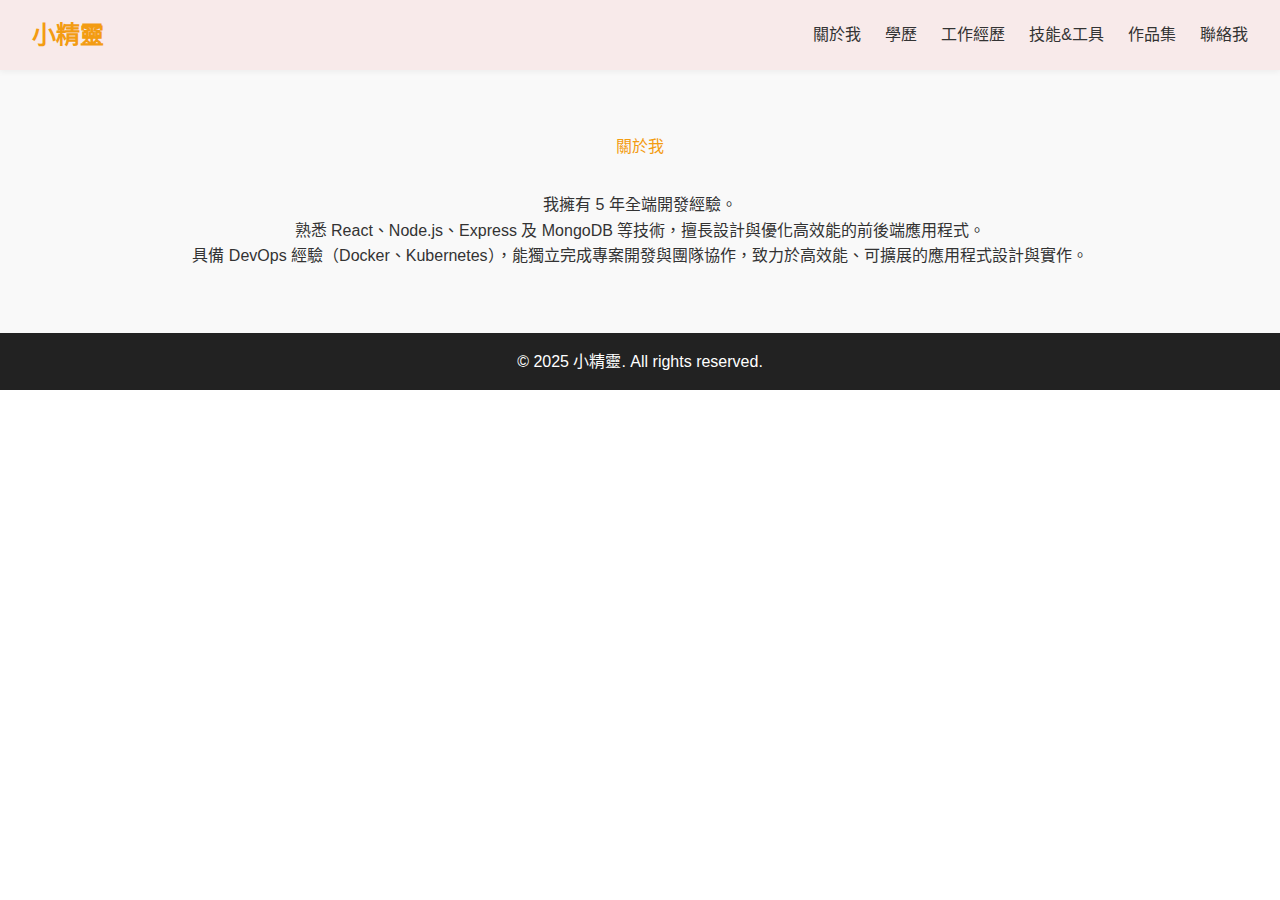
<file: about.html>
<!DOCTYPE html>
<html lang="zh-TW">
<head>
  <meta charset="UTF-8" />
  <meta name="viewport" content="width=device-width, initial-scale=1.0" />
  <title>關於我 - 小精靈</title>
  <link rel="stylesheet" href="css/all.css" />
</head>
<body>
  <nav class="navbar">
    <div class="container">
      <h1 class="logo"><a href="index.html" style="text-decoration: none; color: inherit;">小精靈</a></h1>
      <ul class="nav-links" id="nav-links">
        <li><a href="about.html">關於我</a></li>
        <li><a href="education.html">學歷</a></li>
        <li><a href="experience.html">工作經歷</a></li>
        <li><a href="skills.html">技能&工具</a></li>
        <li><a href="porfolio.html">作品集</a></li>
        <li><a href="contact.html">聯絡我</a></li>
      </ul>
      <div class="hamburger" id="hamburger">&#9776;</div>
    </div>
  </nav>

  <section class="about">
    <h2>關於我</h2>
    <p>
      我擁有 5 年全端開發經驗。<br>
      熟悉 React、Node.js、Express 及 MongoDB 等技術，擅長設計與優化高效能的前後端應用程式。<br>
      具備 DevOps 經驗（Docker、Kubernetes），能獨立完成專案開發與團隊協作，致力於高效能、可擴展的應用程式設計與實作。
    </p>
  </section>

  <footer>
    <p>© 2025 小精靈. All rights reserved.</p>
  </footer>
  <script src="js/all.js"></script>
</body>
</html>
</file>
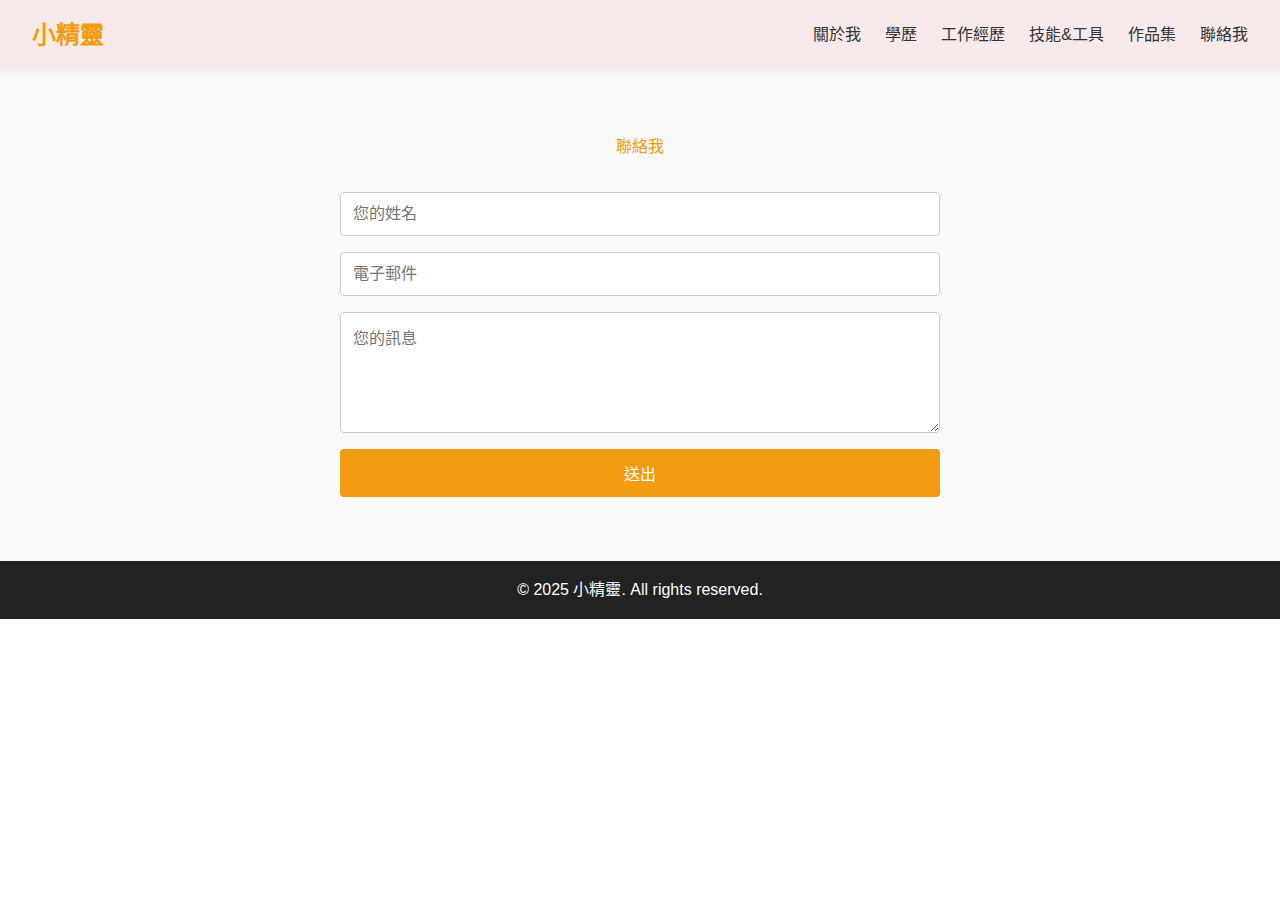
<file: contact.html>
<!DOCTYPE html>
<html lang="zh-TW">
<head>
  <meta charset="UTF-8" />
  <meta name="viewport" content="width=device-width, initial-scale=1.0" />
  <title>聯絡我 - 小精靈</title>
  <link rel="stylesheet" href="css/all.css" />
</head>
<body>
  <nav class="navbar">
    <div class="container">
      <h1 class="logo"><a href="index.html" style="text-decoration: none; color: inherit;">小精靈</a></h1>
      <ul class="nav-links" id="nav-links">
        <li><a href="about.html">關於我</a></li>
        <li><a href="education.html">學歷</a></li>
        <li><a href="experience.html">工作經歷</a></li>
        <li><a href="skills.html">技能&工具</a></li>
        <li><a href="porfolio.html">作品集</a></li>
        <li><a href="contact.html">聯絡我</a></li>
      </ul>
      <div class="hamburger" id="hamburger">&#9776;</div>
    </div>
  </nav>

  <section class="contact" id="contact">
    <h2>聯絡我</h2>
    <form>
      <input type="text" placeholder="您的姓名" required>
      <input type="email" placeholder="電子郵件" required>
      <textarea placeholder="您的訊息" rows="5" required></textarea>
      <button type="submit">送出</button>
    </form>
  </section>

  <footer>
    <p>© 2025 小精靈. All rights reserved.</p>
  </footer>
  <script src="js/all.js"></script>
</body>
</html>
</file>
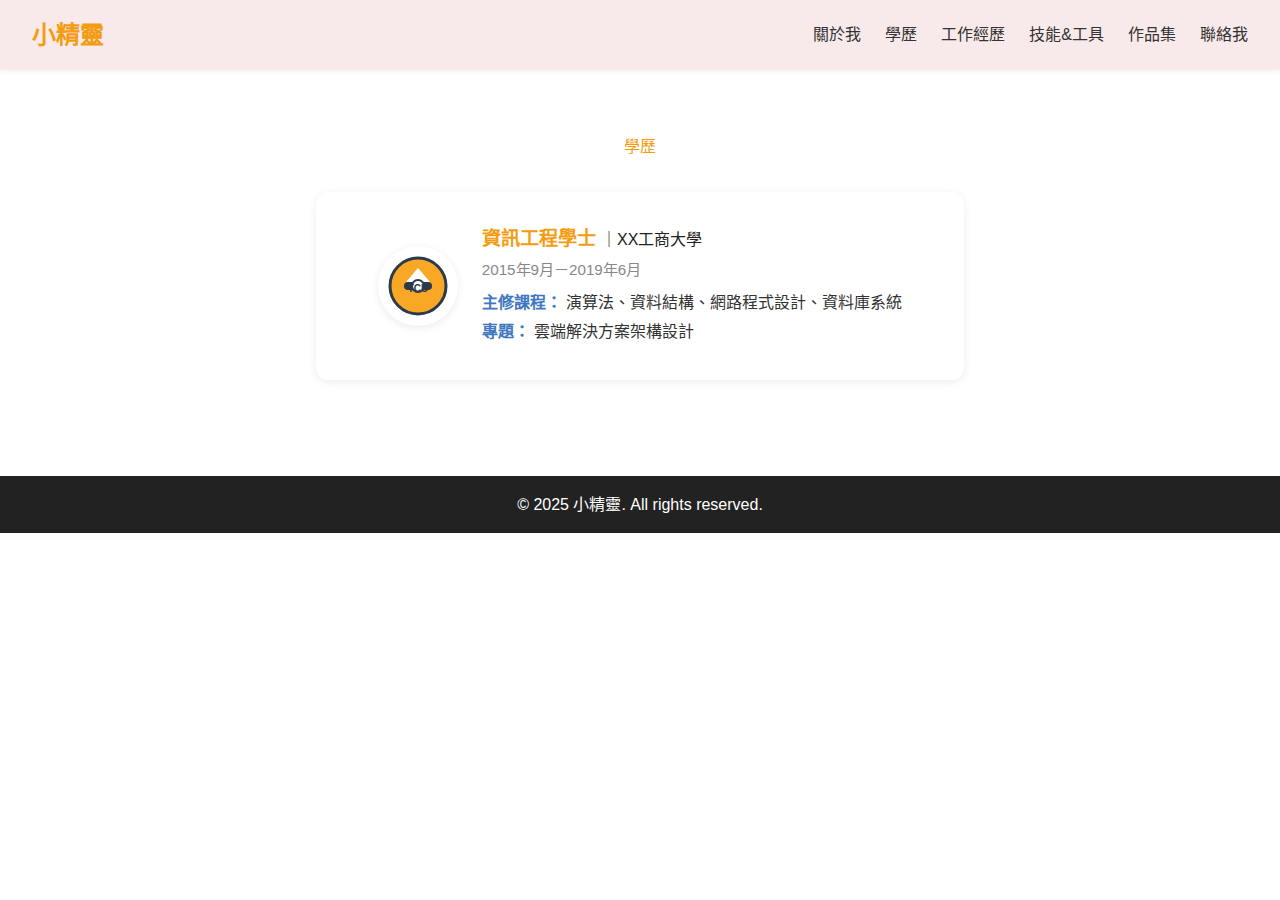
<file: education.html>
<!DOCTYPE html>
<html lang="zh-TW">
<head>
  <meta charset="UTF-8" />
  <meta name="viewport" content="width=device-width, initial-scale=1.0" />
  <title>學歷 - 小精靈</title>
  <link rel="stylesheet" href="css/all.css" />
</head>
<body>
  <nav class="navbar">
    <div class="container">
      <h1 class="logo"><a href="index.html" style="text-decoration: none; color: inherit;">小精靈</a></h1>
      <ul class="nav-links" id="nav-links">
        <li><a href="about.html">關於我</a></li>
        <li><a href="education.html">學歷</a></li>
        <li><a href="experience.html">工作經歷</a></li>
        <li><a href="skills.html">技能&工具</a></li>
        <li><a href="porfolio.html">作品集</a></li>
        <li><a href="contact.html">聯絡我</a></li>
      </ul>
      <div class="hamburger" id="hamburger">&#9776;</div>
    </div>
  </nav>

  <section class="education" id="education">
    <h2>學歷</h2>
    <div class="edu-card">
      <!-- 自訂SVG校徽設計 -->
      <svg class="edu-img" width="64" height="64" viewBox="0 0 64 64" style="background:#fff;border-radius:50%;box-shadow:0 2px 8px rgba(0,0,0,0.08);padding:8px;" xmlns="http://www.w3.org/2000/svg">
        <circle cx="32" cy="32" r="28" fill="#f9a825" stroke="#2d3a4b" stroke-width="3"/>
        <rect x="18" y="28" width="28" height="8" rx="4" fill="#2d3a4b"/>
        <polygon points="32,14 44,28 20,28" fill="#fff"/>
        <circle cx="32" cy="32" r="6" fill="#fff" stroke="#2d3a4b" stroke-width="2"/>
        <text x="32" y="38" text-anchor="middle" font-size="10" fill="#2d3a4b" font-family="Arial" font-weight="bold">TCU</text>
      </svg>
      <div class="edu-info">
        <div class="edu-degree">資訊工程學士 <span class="edu-school">｜XX工商大學</span></div>
        <div class="edu-date">2015年9月－2019年6月</div>
        <div class="edu-detail">
          <span class="edu-label">主修課程：</span>
          演算法、資料結構、網路程式設計、資料庫系統
        </div>
        <div class="edu-detail">
          <span class="edu-label">專題：</span>
          雲端解決方案架構設計
        </div>
      </div>
    </div>
  </section>

  <footer>
    <p>© 2025 小精靈. All rights reserved.</p>
  </footer>
  <script src="js/all.js"></script>
</body>
</html>
</file>
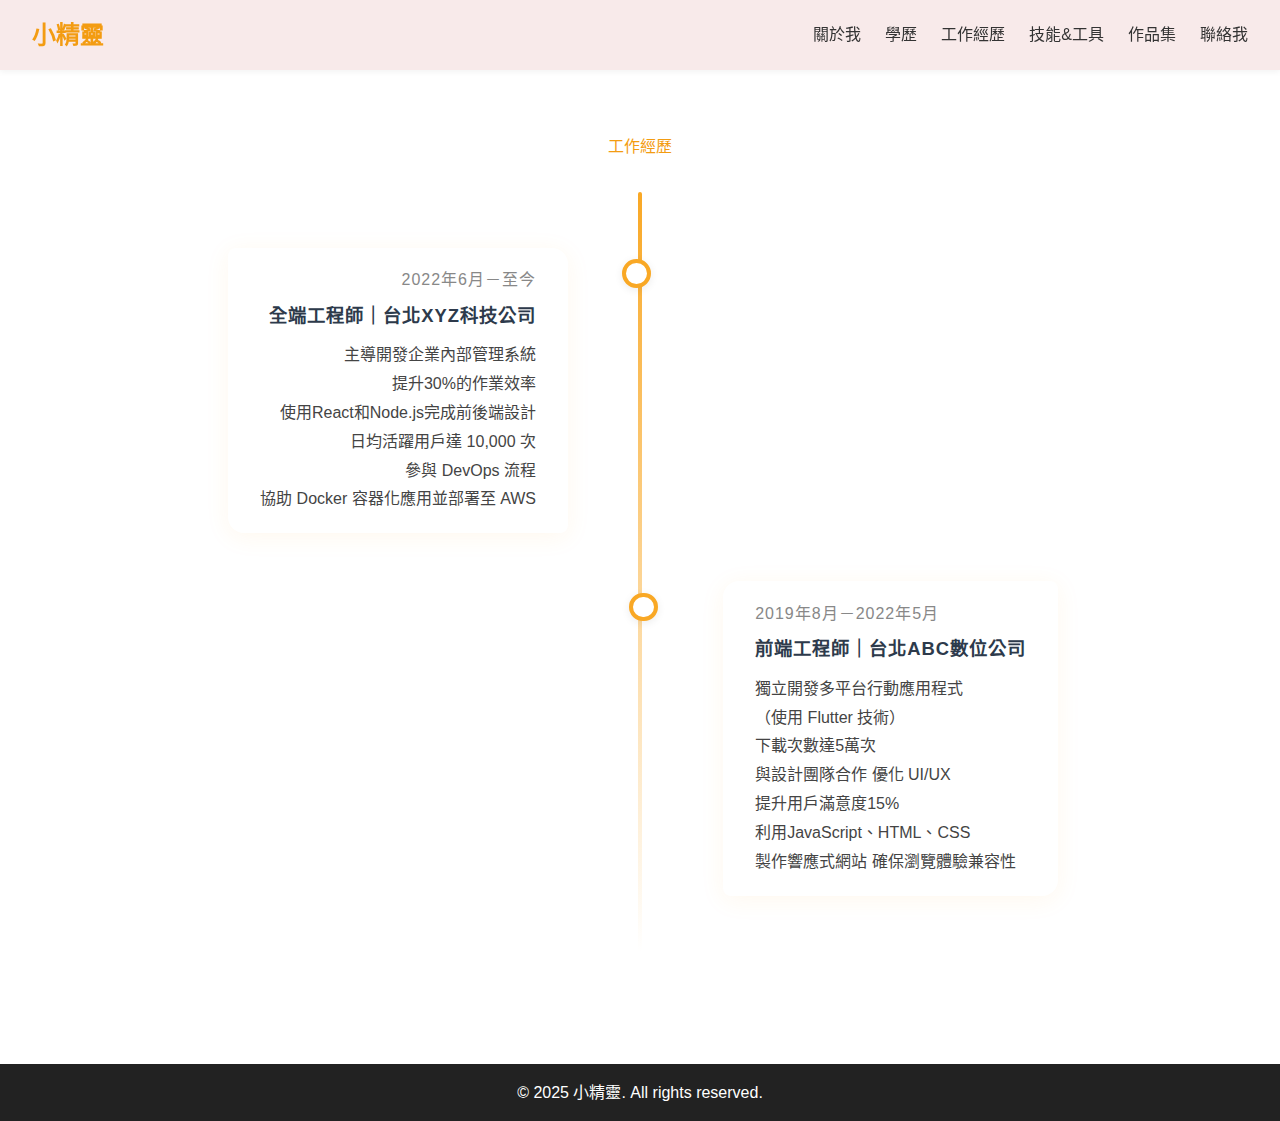
<file: experience.html>
<!DOCTYPE html>
<html lang="zh-TW">
<head>
  <meta charset="UTF-8" />
  <meta name="viewport" content="width=device-width, initial-scale=1.0" />
  <title>工作經歷 - 小精靈</title>
  <link rel="stylesheet" href="css/all.css" />
</head>
<body>
  <nav class="navbar">
    <div class="container">
      <h1 class="logo"><a href="index.html" style="text-decoration: none; color: inherit;">小精靈</a></h1>
      <ul class="nav-links" id="nav-links">
        <li><a href="about.html">關於我</a></li>
        <li><a href="education.html">學歷</a></li>
        <li><a href="experience.html">工作經歷</a></li>
        <li><a href="skills.html">技能&工具</a></li>
        <li><a href="porfolio.html">作品集</a></li>
        <li><a href="contact.html">聯絡我</a></li>
      </ul>
      <div class="hamburger" id="hamburger">&#9776;</div>
    </div>
  </nav>

  <section class="experience" id="experience">
    <h2>工作經歷</h2>
    <div class="timeline">
      <div class="timeline-item">
        <div class="timeline-dot"></div>
        <div class="timeline-content">
          <div class="timeline-date">2022年6月－至今</div>
          <strong>全端工程師｜台北XYZ科技公司</strong>
          <div class="timeline-desc">
            主導開發企業內部管理系統<br>
            提升30%的作業效率<br>
            使用React和Node.js完成前後端設計<br>
            日均活躍用戶達 10,000 次<br>
            參與 DevOps 流程<br>
            協助 Docker 容器化應用並部署至 AWS
          </div>
        </div>
      </div>
      <div class="timeline-item">
        <div class="timeline-dot"></div>
        <div class="timeline-content">
          <div class="timeline-date">2019年8月－2022年5月</div>
          <strong>前端工程師｜台北ABC數位公司</strong>
          <div class="timeline-desc">
            獨立開發多平台行動應用程式<br>
            （使用 Flutter 技術）<br>
            下載次數達5萬次<br>
            與設計團隊合作  優化 UI/UX<br>
            提升用戶滿意度15%<br>
            利用JavaScript、HTML、CSS<br>
            製作響應式網站 確保瀏覽體驗兼容性
          </div>
        </div>
      </div>
    </div>
  </section>

  <footer>
    <p>© 2025 小精靈. All rights reserved.</p>
  </footer>
  <script src="js/all.js"></script>
</body>
</html>
</file>
<file: css/all.css>
@charset "UTF-8";
/*原本校長範例，可以刪掉*/
/*
$primary: #0027D5;

$black: #000;

$text-color: $black;
*/
/* http://meyerweb.com/eric/tools/css/reset/ 
   v2.0 | 20110126
   License: none (public domain)
*/
html,
body,
div,
span,
applet,
object,
iframe,
h1,
h2,
h3,
h4,
h5,
h6,
p,
blockquote,
pre,
a,
abbr,
acronym,
address,
big,
cite,
code,
del,
dfn,
em,
img,
ins,
kbd,
q,
s,
samp,
small,
strike,
strong,
sub,
sup,
tt,
var,
b,
u,
i,
center,
dl,
dt,
dd,
ol,
ul,
li,
fieldset,
form,
label,
legend,
table,
caption,
tbody,
tfoot,
thead,
tr,
th,
td,
article,
aside,
canvas,
details,
embed,
figure,
figcaption,
footer,
header,
hgroup,
menu,
nav,
output,
ruby,
section,
summary,
time,
mark,
audio,
video {
  margin: 0;
  padding: 0;
  border: 0;
  font-size: 100%;
  font: inherit;
  vertical-align: baseline;
}

/* HTML5 display-role reset for older browsers */
article,
aside,
details,
figcaption,
figure,
footer,
header,
hgroup,
menu,
nav,
section {
  display: block;
}

body {
  line-height: 1;
}

ol,
ul {
  list-style: none;
}

blockquote,
q {
  quotes: none;
}

blockquote:before,
blockquote:after,
q:before,
q:after {
  content: "";
  content: none;
}

table {
  border-collapse: collapse;
  border-spacing: 0;
}

/*原本校長範例，可以刪掉*/
/*
body{
    color: $text-color;
}

.header{

}
.footer{

}

.container{
    max-width: 1296px ;
    margin: 0 auto;
    padding: 0 15px;
}
*/
body {
  margin: 0;
  font-family: "Helvetica Neue", sans-serif;
  line-height: 1.6;
  color: #333;
  opacity: 0; /* 初始狀態透明，為淡入做準備 */
  transition: opacity 0.3s ease-in-out; /* 設定透明度變化的過渡效果，持續0.3秒 */
}

body.loaded { /* 當此 class 加入到 body 時，觸發淡入 */
  opacity: 1;
}

.navbar {
  background: #f8eaea;
  padding: 1rem 2rem;
  box-shadow: 0 2px 6px rgba(0, 0, 0, 0.05);
  position: sticky;
  top: 0;
  z-index: 1000;
}
.navbar .container {
  display: flex;
  justify-content: space-between;
  align-items: center;
}
.navbar .logo {
  font-size: 1.5rem;
  color: #f39c12;
  font-weight: bold;
}
.navbar .logo a {
  text-decoration: none;
  color: inherit;
}
.navbar .nav-links {
  list-style: none;
  display: flex;
  gap: 1.5rem;
  margin: 0;
  padding: 0;
}
.navbar .nav-links li a {
  text-decoration: none;
  color: #333;
  font-weight: 500;
}
.navbar .nav-links li a:hover {
  color: #f39c12;
}
.navbar .hamburger {
  display: none;
  font-size: 1.5rem;
  cursor: pointer;
}

.navbar.scrolled {
  background-color: rgba(255, 255, 255, 0.95);
  box-shadow: 0 2px 10px rgba(0, 0, 0, 0.08);
  transition: background-color 0.3s ease, box-shadow 0.3s ease;
}

.hero {
  position: relative;
  background: url("https://images.unsplash.com/photo-1503264116251-35a269479413?auto=format&fit=crop&w=1400&q=80") no-repeat center center/cover;
  height: 100vh;
  color: white;
  text-align: center;
}
.hero .overlay {
  position: absolute;
  top: 0;
  left: 0;
  width: 100%;
  height: 100%;
  background-color: rgba(0, 0, 0, 0.5);
}
.hero .content {
  position: relative;
  top: 50%;
  transform: translateY(-50%);
  z-index: 1;
  display: flex;
  flex-direction: column;
  align-items: center;
}
.hero .content h1 {
  font-size: 3rem;
  margin-bottom: 0.5rem;
  animation: fadeInDown 1s ease-out;
}
.hero .content p {
  font-size: 1.5rem;
  animation: fadeInUp 1s ease-out;
}

section {
  padding: 4rem 2rem;
  text-align: center;
  scroll-margin-top: 80px;
}
section h2 {
  color: #f39c12;
  margin-bottom: 2rem;
}

footer {
  text-align: center;
  padding: 1rem;
  background: #222222;
  color: #ffffff;
}

@media (max-width: 768px) {
  .navbar .nav-links {
    display: none;
    flex-direction: column;
    position: absolute;
    top: 3.5rem;
    left: 0;
    width: 100%;
    background: #ffffff;
    box-shadow: 0 3px 6px rgba(0, 0, 0, 0.1);
    z-index: 99;
    padding: 0.5rem 0;
    gap: 0;
  }
  .navbar .nav-links li {
    margin: 0;
    width: 100%;
  }
  .navbar .nav-links li a {
    display: block;
    padding: 0.8rem 1.5rem;
    text-align: center;
    color: #333;
    font-weight: 500;
    border-bottom: 1px solid #eee;
  }
  .navbar .nav-links li a:hover {
    background-color: #f8f8f8;
    color: #f39c12;
  }
  .navbar .nav-links li:last-child a {
    border-bottom: none;
  }
  .navbar .nav-links.active {
    display: flex;
  }
  .navbar .hamburger {
    display: block;
    position: absolute;
    top: 1rem;
    right: 1.5rem;
    z-index: 100;
    color: #333;
  }
}
@keyframes fadeInDown {
  from {
    opacity: 0;
    transform: translateY(-30px);
  }
  to {
    opacity: 1;
    transform: translateY(0);
  }
}
@keyframes fadeInUp {
  from {
    opacity: 0;
    transform: translateY(30px);
  }
  to {
    opacity: 1;
    transform: translateY(0);
  }
}
@keyframes bounce {
  0% {
    transform: translateY(0);
  }
  100% {
    transform: translateY(-18px);
  }
}
@media (max-width: 768px) {
  section {
    scroll-margin-top: 56px;
  }
  .hero .content h1 {
    font-size: 2.2rem;
  }
  .hero .content p {
    font-size: 1.2rem;
  }
}
.about {
  background: #f9f9f9;
}

.education .edu-card {
  display: flex;
  align-items: center;
  gap: 1.5rem;
  justify-content: center;
  flex-wrap: wrap;
  background: #ffffff;
  border-radius: 12px;
  box-shadow: 0 2px 8px rgba(0, 0, 0, 0.08);
  padding: 2rem 1.5rem;
  margin: 0 auto 2rem auto;
  max-width: 600px;
}
.education .edu-img {
  width: 64px;
  height: 64px;
  background: #ffffff;
  border-radius: 50%;
  box-shadow: 0 2px 8px rgba(0, 0, 0, 0.08);
  padding: 10px;
  -o-object-fit: contain;
     object-fit: contain;
}
.education .edu-info {
  text-align: left;
}
.education .edu-info .edu-degree {
  font-size: 1.2rem;
  color: #f39c12;
  font-weight: bold;
  margin-bottom: 0.2rem;
}
.education .edu-info .edu-degree .edu-school {
  color: #222222;
  font-weight: normal;
  font-size: 1rem;
}
.education .edu-info .edu-date {
  color: #888888;
  margin-bottom: 0.5rem;
  font-size: 0.95rem;
}
.education .edu-info .edu-detail {
  margin-bottom: 0.2rem;
}
.education .edu-info .edu-detail .edu-label {
  color: #4078c0;
  font-weight: bold;
}

.timeline {
  position: relative;
  margin: 2rem auto 3rem auto;
  padding: 2rem 0;
  max-width: 900px;
}
.timeline::before {
  content: "";
  position: absolute;
  left: 50%;
  top: 0;
  width: 4px;
  height: 100%;
  background: linear-gradient(to bottom, #f9a825 0%, #ffffff 100%);
  transform: translateX(-50%);
  z-index: 0;
  border-radius: 2px;
}
.timeline .timeline-item {
  display: flex;
  justify-content: flex-end;
  align-items: flex-start;
  position: relative;
  width: 50%;
  padding: 1.5rem 2rem;
  box-sizing: border-box;
  min-height: 180px;
  background: transparent;
}
.timeline .timeline-item:nth-child(odd) {
  left: 0;
  flex-direction: row;
  justify-content: flex-end;
}
.timeline .timeline-item:nth-child(odd) .timeline-content {
  margin-right: 2.5rem;
  text-align: right;
  box-shadow: 0 4px 24px rgba(249, 168, 37, 0.08);
  border-top-right-radius: 16px;
  border-bottom-left-radius: 16px;
  border-top-left-radius: 8px;
  border-bottom-right-radius: 8px;
}
.timeline .timeline-item:nth-child(odd) .timeline-dot {
  right: -0.7rem;
}
.timeline .timeline-item:nth-child(even) {
  left: 50%;
  flex-direction: row-reverse;
  justify-content: flex-start;
}
.timeline .timeline-item:nth-child(even) .timeline-content {
  margin-left: 2.5rem;
  text-align: left;
  box-shadow: 0 4px 24px rgba(249, 168, 37, 0.08);
  border-top-left-radius: 16px;
  border-bottom-right-radius: 16px;
  border-top-right-radius: 8px;
  border-bottom-left-radius: 8px;
}
.timeline .timeline-item:nth-child(even) .timeline-dot {
  left: -0.7rem;
}
.timeline .timeline-dot {
  position: absolute;
  top: 2.2rem;
  width: 1.3rem;
  height: 1.3rem;
  background: #ffffff;
  border: 4px solid #f9a825;
  border-radius: 50%;
  z-index: 2;
  box-shadow: 0 2px 8px rgba(0, 0, 0, 0.08);
  transition: background 0.2s, border 0.2s;
}
.timeline .timeline-content {
  background: #ffffff;
  border-radius: 12px;
  box-shadow: 0 2px 8px rgba(0, 0, 0, 0.04);
  padding: 1.2rem 2rem;
  min-width: 260px;
  max-width: 360px;
  position: relative;
  transition: box-shadow 0.2s, transform 0.2s;
}
.timeline .timeline-content:hover {
  box-shadow: 0 8px 32px rgba(249, 168, 37, 0.15);
  transform: translateY(-4px) scale(1.03);
}
.timeline .timeline-content .timeline-date {
  color: #888888;
  font-size: 1rem;
  margin-bottom: 0.5rem;
  font-weight: 500;
  letter-spacing: 1px;
}
.timeline .timeline-content strong {
  color: #2d3a4b;
  font-size: 1.15rem;
  display: block;
  margin-bottom: 0.7rem;
  font-weight: bold;
  letter-spacing: 1px;
}
.timeline .timeline-content .timeline-desc {
  color: #444444;
  font-size: 1rem;
  line-height: 1.8;
  margin-top: 0.5rem;
  text-align: inherit;
  word-break: break-all;
}

@media (max-width: 900px) {
  .timeline::before {
    left: 24px;
    transform: none;
  }
  .timeline .timeline-item,
  .timeline .timeline-item:nth-child(even),
  .timeline .timeline-item:nth-child(odd) {
    width: 100%;
    left: 0 !important;
    flex-direction: row;
    justify-content: flex-start;
  }
  .timeline .timeline-item .timeline-content,
  .timeline .timeline-item:nth-child(even) .timeline-content,
  .timeline .timeline-item:nth-child(odd) .timeline-content {
    margin: 0 0 0 2.5rem;
    text-align: left;
  }
  .timeline .timeline-dot {
    left: 24px !important;
    right: auto !important;
    top: 2.2rem;
    transform: none;
  }
}
@media (max-width: 600px) {
  .timeline {
    padding: 0.5rem 0;
  }
  .timeline .timeline-content {
    min-width: 0;
    max-width: 100%;
    padding: 1rem 0.8rem;
    word-break: break-word;
  }
  .timeline .timeline-dot {
    left: 12px !important;
  }
  .timeline::before {
    left: 12px;
  }
}
.skills-icons .skill-icon:hover {
  filter: drop-shadow(0 0 8px #00bcd4);
}

.skills-table {
  display: flex;
  flex-direction: column;
  gap: 1.2rem;
  align-items: center;
  margin-top: 2rem;
  position: relative;
  z-index: 1;
}

.skills-row {
  display: flex;
  align-items: center;
  background: linear-gradient(90deg, #fffbe7 60%, #ffe0b2 100%);
  border-radius: 999px;
  box-shadow: 0 4px 24px rgba(249, 168, 37, 0.13), 0 1.5px 8px rgba(255, 193, 7, 0.08);
  padding: 0.9rem 2.2rem;
  min-width: 260px;
  max-width: 540px;
  font-size: 1.08rem;
  line-height: 1.7;
  width: 100%;
  position: relative;
  overflow: hidden;
  transition: box-shadow 0.2s, transform 0.2s;
}
.skills-row::before {
  content: "";
  position: absolute;
  left: -30px;
  top: 50%;
  transform: translateY(-50%);
  width: 48px;
  height: 48px;
  background: radial-gradient(circle at 30% 30%, #ffe082 60%, #fffde7 100%);
  opacity: 0.7;
  filter: blur(2px);
  z-index: 0;
}
.skills-row:hover {
  box-shadow: 0 8px 32px rgba(255, 224, 130, 0.6), 0 2px 16px rgba(255, 213, 79, 0.3333333333);
  transform: scale(1.04) translateY(-2px);
  background: linear-gradient(90deg, #fffde7 40%, #ffe082 100%);
}

.skills-title {
  color: #f9a825;
  font-weight: bold;
  min-width: 7em;
  display: inline-block;
  font-size: 1.08em;
  letter-spacing: 1px;
  z-index: 1;
  position: relative;
  text-shadow: 0 1px 8px #fffde7, 0 0.5px 2px #ffe082;
}

.skills-row span:not(.skills-title) {
  color: #333333;
  z-index: 1;
  position: relative;
  letter-spacing: 0.5px;
  font-weight: 500;
  text-shadow: 0 1px 8px #fffde7;
}

.porfolio .grid {
  display: grid;
  grid-template-columns: repeat(auto-fit, minmax(250px, 1fr));
  gap: 2rem;
}
.porfolio .grid .card {
  background: #ffffff;
  padding: 1rem;
  border-radius: 8px;
  box-shadow: 0 2px 8px rgba(0, 0, 0, 0.1);
  transition: transform 0.3s ease;
}
.porfolio .grid .card:hover {
  transform: translateY(-5px);
}
.porfolio .grid .card img {
  max-width: 100%;
  border-radius: 4px;
}
.porfolio .grid .card h3 {
  margin-top: 1rem;
  color: #333;
}

.contact {
  background: #f9f9f9;
}
.contact form {
  max-width: 600px;
  margin: auto;
  display: flex;
  flex-direction: column;
  gap: 1rem;
}
.contact form input, .contact form textarea {
  padding: 0.75rem;
  border: 1px solid #cccccc;
  border-radius: 4px;
  font-size: 1rem;
}
.contact form button {
  background: #f39c12;
  color: #ffffff;
  padding: 0.75rem;
  border: none;
  border-radius: 4px;
  font-size: 1rem;
  cursor: pointer;
}
.contact form button:hover {
  background: #c87f0a;
}
</file>
